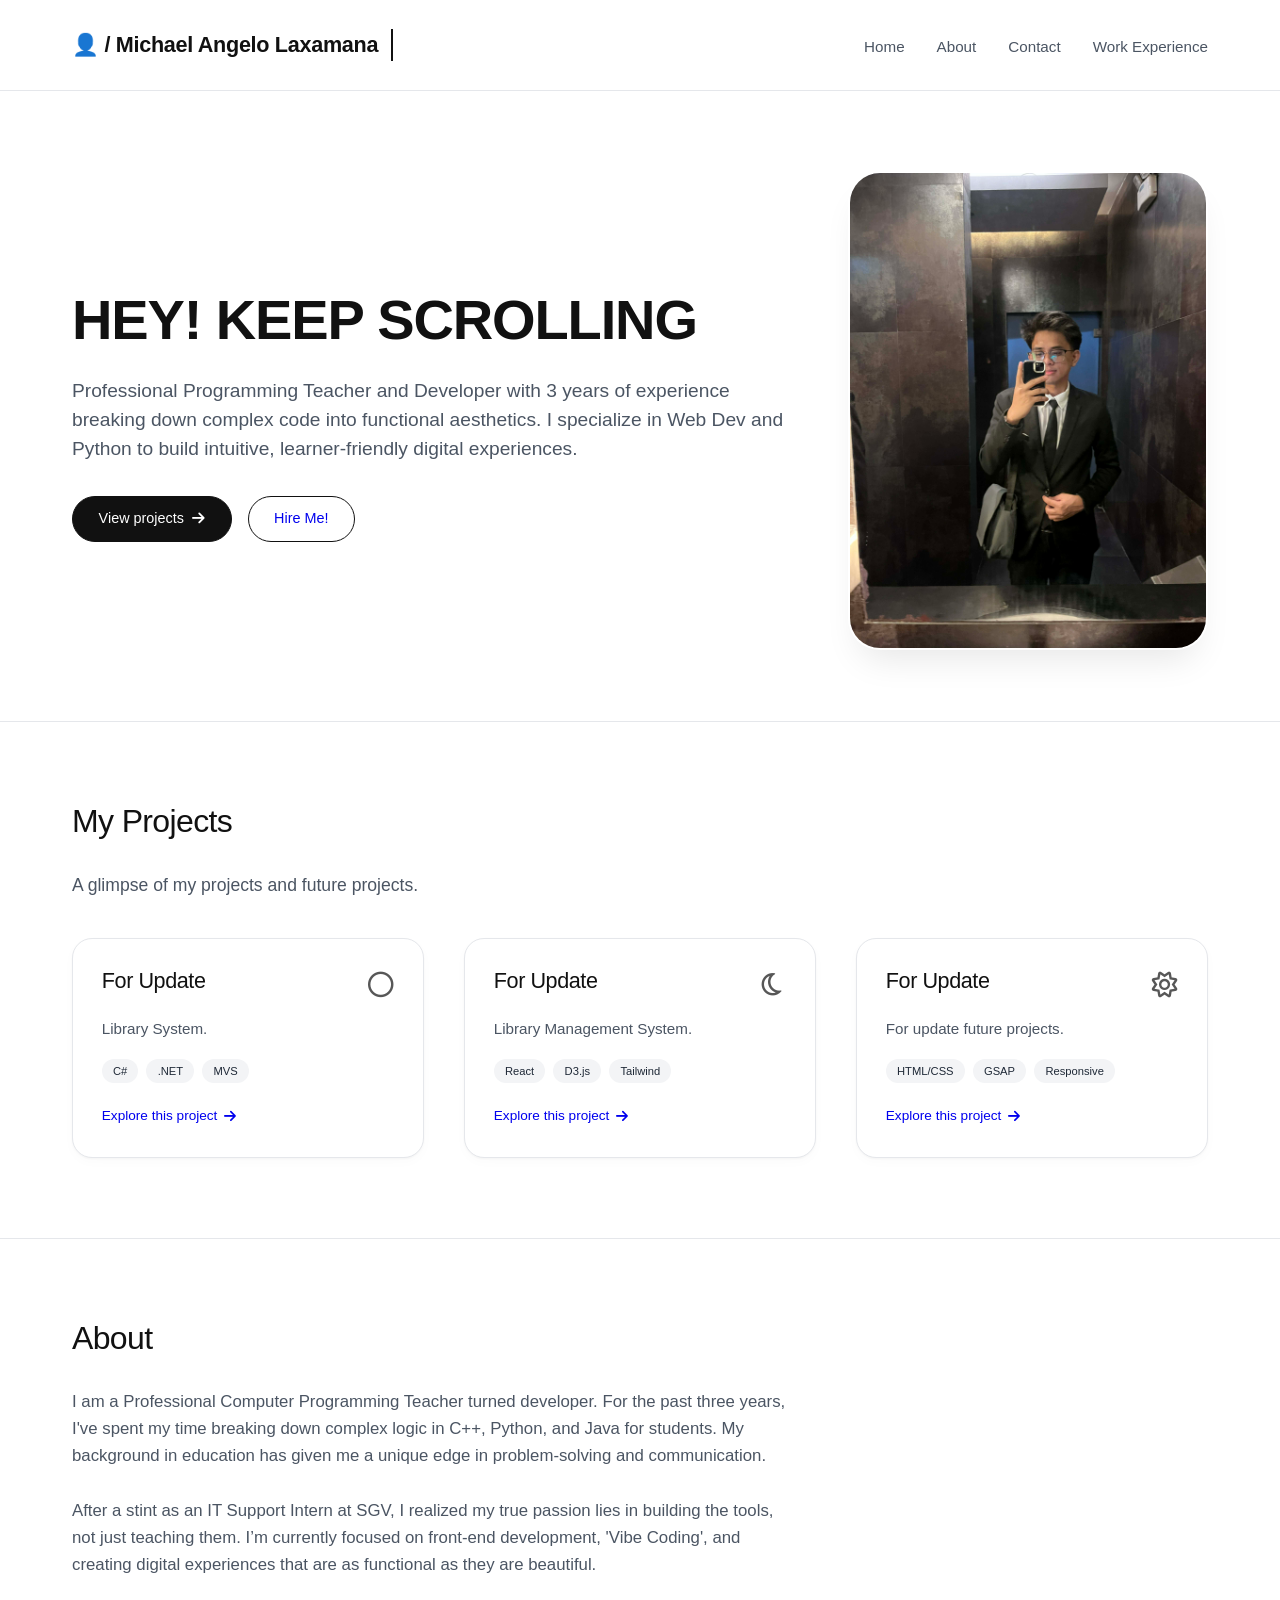
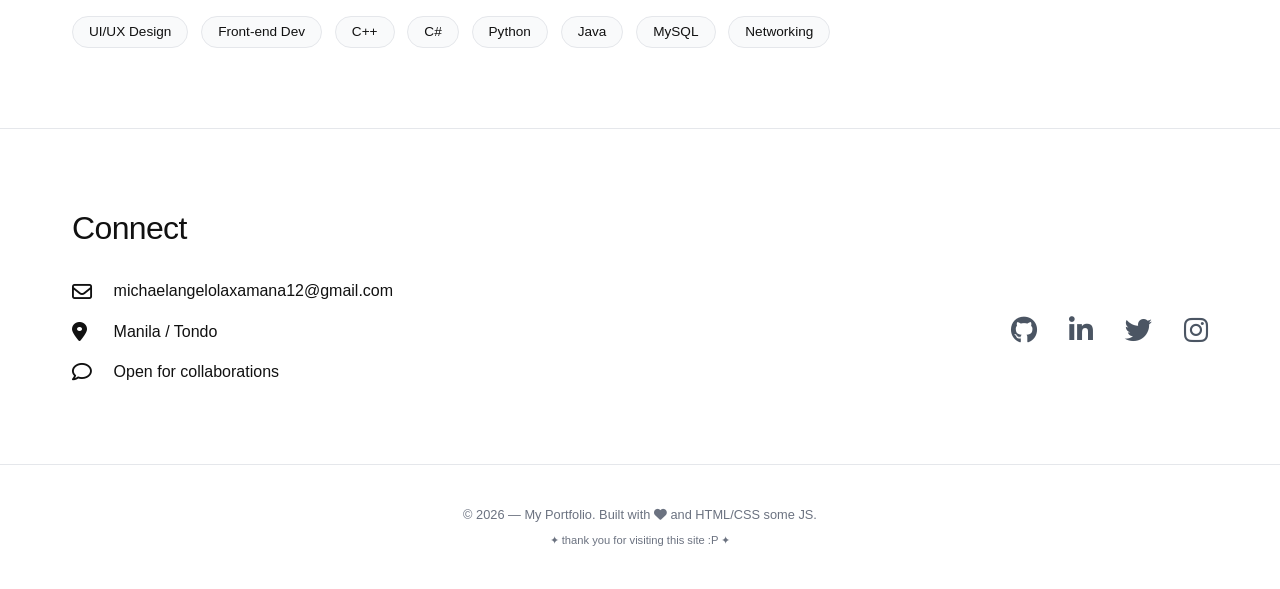
<file: index.html>
<!DOCTYPE html>
<!-- Check if update test 3-->
<!-- Step 1: git pull origin main-->
<!-- Step 2: git add .
             git commit -m "Merge remote changes"-->
<!-- Step 3: git push origin main-->
<html lang="en">
<head>
  <meta charset="UTF-8">
  <meta name="viewport" content="width=device-width, initial-scale=1.0, viewport-fit=cover">
  <title>My Portfolio · Michael Angelo Laxamana </title>
  <!-- Font Awesome 6 (clean icons) -->
  <link rel="stylesheet" href="https://cdnjs.cloudflare.com/ajax/libs/font-awesome/6.0.0-beta3/css/all.min.css">
  <!-- Main CSS -->
  <link rel="stylesheet" href="css/style.css">
</head>
<body>

  <!-- This is for header if keep you want to update  -->
<header>
  <div class="container nav-bar">
    <div class="logo">👤 / Michael Angelo Laxamana</div>
    <div class="nav-links">
      <a href="#">Home</a>
      <a href="#about">About</a>
      <a href="#contact">Contact</a>
      <a href="experience.html">Work Experience</a> <!-- Add this line for Work Experience -->
    </div>
  </div>
</header>
<main>

  <!-- Left is the Info | Image of me on the Right  -->
  <div class="hero">
    <div class="container hero-container">
      <div class="hero-content">
        <h1>HEY!&nbsp;KEEP SCROLLING<br></h1>
        <p>Professional Programming Teacher and Developer with 3 years of experience  breaking down complex code into functional aesthetics. I specialize in Web Dev and Python  to build intuitive, learner-friendly digital experiences.</p>
        <div class="hero-buttons">
          <a href="#work" class="btn btn-primary">View projects <i class="fas fa-arrow-right"></i></a>
          <a href="#contact" class="btn btn-outline">Hire Me!</a>
        </div>
      </div>
      <div class="hero-image">
        <img src="assets/my-photo.jpg" alt="mchlngllxmn">
      </div>
    </div>
  </div>

  <!-- Projects Section -->
  <section id="work">
    <div class="container">
      <h2>My Projects</h2>
      <div class="section-subhead">A glimpse of my projects and future projects.</div>
      <div class="projects-grid">

        <!-- Project 1 -->
        <div class="project-card">
          <div class="project-title">
            <h3>For Update</h3>
            <i class="far fa-circle"></i>
          </div>
          <p class="project-desc">Library System.</p>
          <div class="tech-stack">
            <span class="tech">C#</span>
            <span class="tech">.NET</span>
            <span class="tech">MVS</span>
          </div>
          <a href="#" class="project-link">Explore this project <i class="fas fa-arrow-right"></i></a>
        </div>

        <!-- Project 2 -->
        <div class="project-card">
          <div class="project-title">
            <h3>For Update</h3>
            <i class="far fa-moon"></i>
          </div>
          <p class="project-desc">Library Management System.</p>
          <div class="tech-stack">
            <span class="tech">React</span>
            <span class="tech">D3.js</span>
            <span class="tech">Tailwind</span>
          </div>
          <a href="#" class="project-link">Explore this project <i class="fas fa-arrow-right"></i></a>
        </div>

        <!-- Project 3 -->
        <div class="project-card">
          <div class="project-title">
            <h3>For Update</h3>
            <i class="far fa-sun"></i>
          </div>
          <p class="project-desc">For update future projects.</p>
          <div class="tech-stack">
            <span class="tech">HTML/CSS</span>
            <span class="tech">GSAP</span>
            <span class="tech">Responsive</span>
          </div>
          <a href="#" class="project-link">Explore this project <i class="fas fa-arrow-right"></i></a>
        </div>
      </div>
    </div>
  </section>

  <!-- About Section -->
  <section id="about">
    <div class="container">
      <h2>About</h2>
      <div class="about-wrapper">
        <div class="about-text">
          I am a Professional Computer Programming Teacher turned developer. For the past three years, I've spent my time breaking down complex logic in C++, Python, and Java for students. My background in education has given me a unique edge in problem-solving and communication.
        </div>
        <div class="about-text">
          After a stint as an IT Support Intern at SGV, I realized my true passion lies in building the tools, not just teaching them. I’m currently focused on front-end development, 'Vibe Coding', and creating digital experiences that are as functional as they are beautiful.
        </div>
        <div class="skill-list">
          <span>UI/UX Design</span>
          <span>Front-end Dev</span>
          <span>C++</span>
          <span>C#</span>
          <span>Python</span>
          <span>Java</span>
          <span>MySQL</span>
          <span>Networking</span>
        </div>
      </div>
    </div>
  </section>

  <!-- Contact & Social -->
  <section id="contact">
    <div class="container">
      <h2>Connect</h2>
      <div class="contact-flex">
        <div class="contact-info">
          <div class="contact-item">
            <i class="far fa-envelope"></i>
            <a href="michaelangelolaxamana12@gmail.com">michaelangelolaxamana12@gmail.com</a>
          </div>
          <div class="contact-item">
            <i class="fas fa-map-marker-alt"></i>
            <span>Manila / Tondo</span>
          </div>
          <div class="contact-item">
            <i class="far fa-comment"></i>
            <span>Open for collaborations</span>
          </div>
        </div>
        <div class="social-links">
          <a href="https://github.com/mchlngllxmn" aria-label="GitHub"><i class="fab fa-github"></i></a>
          <a href="https://www.linkedin.com/in/michael-angelo-laxamana-03a969245/" aria-label="LinkedIn"><i class="fab fa-linkedin-in"></i></a>
          <a href="https://x.com/rtmyes" aria-label="Twitter"><i class="fab fa-twitter"></i></a>
          <a href="https://www.instagram.com/mchlngllxmn" aria-label="Instagram"><i class="fab fa-instagram"></i></a>
        </div>
      </div>
    </div>
  </section>
</main>

<footer>
  <div class="container">
    <p>© 2026 — My Portfolio. Built with <i class="fas fa-heart"></i> and HTML/CSS some JS.</p>
    <p class="footer-note">✦ thank you for visiting this site :P ✦</p>
  </div>
</footer>

<script src="js/script.js"></script>
</body>
</html>
</file>
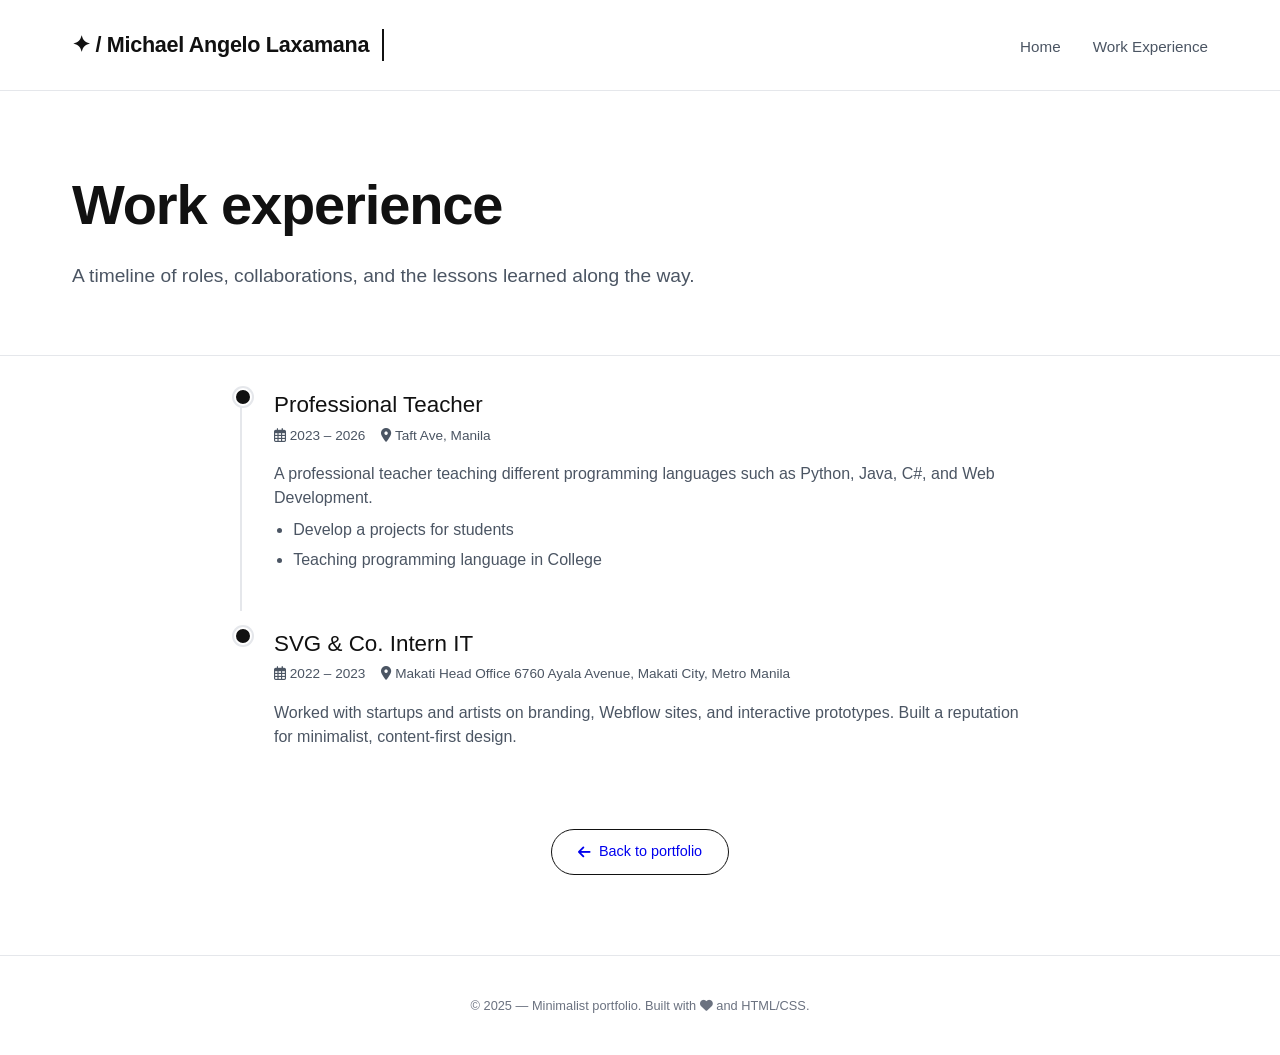
<file: experience.html>
<!DOCTYPE html>
<html lang="en">
<head>
  <meta charset="UTF-8">
  <meta name="viewport" content="width=device-width, initial-scale=1.0">
  <title>Work Experience · Michael Angelo Laxamana</title>
  <!-- Font Awesome -->
  <link rel="stylesheet" href="https://cdnjs.cloudflare.com/ajax/libs/font-awesome/6.0.0-beta3/css/all.min.css">
  <!-- Main CSS (same as portfolio) -->
  <link rel="stylesheet" href="css/style.css">
  <!-- Additional experience-specific styles -->
  <style>
    /* Experience page tweaks – keeps the same minimalist look */
    .timeline {
      max-width: 800px;
      margin: 2rem auto 0;
    }
    .experience-item {
      border-left: 2px solid var(--border-light);
      padding: 0 0 2rem 2rem;
      position: relative;
      margin-bottom: 1rem;
    }
    .experience-item:last-child {
      border-left-color: transparent;
    }
    .experience-item::before {
      content: '';
      position: absolute;
      left: -8px;
      top: 0;
      width: 14px;
      height: 14px;
      background: var(--text-primary);
      border-radius: 50%;
      border: 2px solid white;
      box-shadow: 0 0 0 2px var(--border-light);
    }
    .exp-title {
      font-size: 1.4rem;
      font-weight: 500;
      margin-bottom: 0.25rem;
    }
    .exp-meta {
      font-size: 0.85rem;
      color: var(--text-secondary);
      margin-bottom: 1rem;
      display: flex;
      gap: 1rem;
      flex-wrap: wrap;
    }
    .exp-desc {
      color: var(--text-secondary);
      line-height: 1.5;
    }
    .exp-desc ul {
      margin-top: 0.5rem;
      padding-left: 1.2rem;
    }
    .exp-desc li {
      margin: 0.4rem 0;
    }
    .back-link {
      margin-top: 3rem;
      text-align: center;
    }
    @media (max-width: 780px) {
      .experience-item {
        padding-left: 1.2rem;
      }
    }
  </style>
</head>
<body>

<header>
  <div class="container nav-bar">
    <div class="logo">✦ / Michael Angelo Laxamana</div>
    <div class="nav-links">
      <a href="index.html">Home</a>
      <a href="experience.html">Work Experience</a> <!-- Add this line for Work Experience -->
    </div>
  </div>
</header>

<main>
  <div class="hero" style="padding-bottom: 2rem;">
    <div class="container">
      <div class="hero-content" style="max-width: 800px;">
        <h1>Work experience</h1>
        <p>A timeline of roles, collaborations, and the lessons learned along the way.</p>
      </div>
    </div>
  </div>

  <section style="padding-top: 0;">
    <div class="container">
      <div class="timeline">

        <!-- Experience 1 -->
        <div class="experience-item">
          <div class="exp-title">Professional Teacher</div>
          <div class="exp-meta">
            <span><i class="far fa-calendar-alt"></i> 2023 – 2026</span>
            <span><i class="fas fa-map-marker-alt"></i> Taft Ave, Manila</span>
          </div>
          <div class="exp-desc">
            A professional teacher teaching different programming languages such as Python, Java, C#, and Web Development.

            <ul>
              <li>Develop a projects for students</li>
              <li>Teaching programming language in College</li>
            </ul>
          </div>
        </div>

        <!-- Experience 2 -->
        <div class="experience-item">
          <div class="exp-title">SVG & Co. Intern IT</div>
          <div class="exp-meta">
            <span><i class="far fa-calendar-alt"></i> 2022 – 2023</span>
            <span><i class="fas fa-map-marker-alt"></i> Makati Head Office 6760 Ayala Avenue, Makati City, Metro Manila </span>
          </div>
          <div class="exp-desc">
            Worked with startups and artists on branding, Webflow sites, and interactive prototypes. Built a reputation for minimalist, content‑first design.
          </div>
        </div>

      </div>

      <div class="back-link">
        <a href="index.html" class="btn btn-outline"><i class="fas fa-arrow-left"></i> Back to portfolio</a>
      </div>
    </div>
  </section>
</main>

<footer>
  <div class="container">
    <p>© 2025 — Minimalist portfolio. Built with <i class="fas fa-heart"></i> and HTML/CSS.</p>
  </div>
</footer>

</body>
</html>
</file>
<file: css/style.css>
/* ---------- RESET & GLOBAL ---------- */
* {
  margin: 0;
  padding: 0;
  box-sizing: border-box;
}

/* For the Picture on the right */
.hero {
  padding: 5rem 0 4rem 0;
  border-bottom: 1px solid var(--border-light);
}
.hero-container {
  display: flex;
  align-items: center;
  gap: 4rem;
  flex-wrap: wrap;
  justify-content: space-between;
}
.hero-content {
  flex: 1.2;
  max-width: 600px;
}
.hero-image {
  position: relative;
  display: inline-block;
}
.hero-image img {
   width: 100%;
  max-width: 360px;
  height: auto;
  border-radius: 32px;
  object-fit: cover;
  /* Fading border effect using a gradient mask + subtle outer glow */
  border: 2px solid transparent;
  background-clip: padding-box;
  box-shadow: 0 0 0 0px rgba(0,0,0,0.05), 0 20px 35px -12px rgba(0,0,0,0.1);
  transition: transform 0.25s ease, box-shadow 0.3s ease;
  position: relative;
}

.hero-image img:hover {
  transform: scale(1.02);
}
.hero p {
  font-size: 1.2rem;
  color: var(--text-secondary);
  margin: 1.5rem 0 2rem;
}

/* Responsive: stack on smaller screens */
@media (max-width: 780px) {
  .hero-container {
    flex-direction: column;
    gap: 2.5rem;
    text-align: center;
  }
  .hero-content {
    max-width: 100%;
  }
  .hero-buttons {
    justify-content: center;
  }
  .hero-image img {
    max-width: 280px;
  }
}

:root {
  --bg: #ffffff;
  --surface: #ffffff;
  --text-primary: #111111;
  --text-secondary: #4b5563;
  --border-light: #e5e7eb;
  --accent: #111111;
  --accent-hover: #333333;
  --card-shadow: 0 4px 12px rgba(0, 0, 0, 0.02), 0 1px 2px rgba(0, 0, 0, 0.03);
  --transition: all 0.2s ease;
}

body {
  background-color: var(--bg);
  color: var(--text-primary);
  font-family: 'Inter', -apple-system, BlinkMacSystemFont, 'Segoe UI', Roboto, Helvetica, Arial, sans-serif;
  font-weight: 400;
  line-height: 1.5;
  scroll-behavior: smooth;
  -webkit-font-smoothing: antialiased;
}

.container {
  max-width: 1200px;
  margin: 0 auto;
  padding: 0 2rem;
}

/* sections */
section {
  padding: 5rem 0;
  border-bottom: 1px solid var(--border-light);
}
section:last-of-type {
  border-bottom: none;
}

/* typography */
h1, h2, h3 {
  font-weight: 500;
  letter-spacing: -0.02em;
  line-height: 1.2;
}
h1 {
  font-size: 3.5rem;
  font-weight: 600;
  margin-bottom: 1rem;
}
h2 {
  font-size: 2rem;
  margin-bottom: 2rem;
  font-weight: 500;
}
h3 {
  font-size: 1.35rem;
  margin-bottom: 0.5rem;
  font-weight: 500;
}
.section-subhead {
  font-size: 1.1rem;
  color: var(--text-secondary);
  max-width: 580px;
  margin-bottom: 2.5rem;
}

/* buttons */
.btn {
  display: inline-flex;
  align-items: center;
  gap: 0.5rem;
  background: transparent;
  border: 1px solid var(--text-primary);
  padding: 0.7rem 1.6rem;
  border-radius: 40px;
  font-weight: 500;
  font-size: 0.9rem;
  transition: var(--transition);
  cursor: pointer;
  text-decoration: none;
}
.btn-primary {
  background: var(--text-primary);
  color: white;
  border: 1px solid var(--text-primary);
}
.btn-primary:hover {
  background: var(--accent-hover);
  border-color: var(--accent-hover);
  transform: translateY(-2px);
}
.btn-outline:hover {
  background: var(--text-primary);
  color: white;
  transform: translateY(-2px);
}

/* header */
header {
  padding: 1.8rem 0;
  background: rgba(255, 255, 255, 0.96);
  backdrop-filter: blur(2px);
  border-bottom: 1px solid var(--border-light);
  position: sticky;
  top: 0;
  z-index: 10;
}
.nav-bar {
  display: flex;
  justify-content: space-between;
  align-items: baseline;
  flex-wrap: wrap;
  gap: 1rem;
}
.logo {
  font-weight: 600;
  font-size: 1.35rem;
  letter-spacing: -0.3px;
  border-right: 2px solid var(--text-primary);
  padding-right: 0.8rem;
}
.nav-links {
  display: flex;
  gap: 2rem;
  flex-wrap: wrap;
}
.nav-links a {
  font-size: 0.95rem;
  font-weight: 450;
  color: var(--text-secondary);
  text-decoration: none;
  transition: color 0.2s;
}
.nav-links a:hover {
  color: var(--text-primary);
}

/* hero */
.hero {
  padding: 5rem 0 4rem 0;
  border-bottom: 1px solid var(--border-light);
}
.hero-content {
  max-width: 780px;
}
.hero p {
  font-size: 1.2rem;
  color: var(--text-secondary);
  margin: 1.5rem 0 2rem;
}
.hero-buttons {
  display: flex;
  gap: 1rem;
  flex-wrap: wrap;
}

/* projects grid */
.projects-grid {
  display: grid;
  grid-template-columns: repeat(auto-fill, minmax(320px, 1fr));
  gap: 2.5rem;
  margin-top: 1rem;
}
.project-card {
  background: var(--surface);
  border: 1px solid var(--border-light);
  border-radius: 20px;
  padding: 1.8rem;
  transition: var(--transition);
  box-shadow: var(--card-shadow);
}
.project-card:hover {
  transform: translateY(-6px);
  border-color: #d1d5db;
  box-shadow: 0 20px 30px -12px rgba(0, 0, 0, 0.05);
}
.project-title {
  display: flex;
  align-items: center;
  justify-content: space-between;
  margin-bottom: 1rem;
}
.project-title i {
  font-size: 1.6rem;
  color: var(--text-primary);
  opacity: 0.7;
}
.project-desc {
  color: var(--text-secondary);
  font-size: 0.95rem;
  margin: 0.8rem 0 1.2rem;
  line-height: 1.45;
}
.tech-stack {
  display: flex;
  flex-wrap: wrap;
  gap: 0.5rem;
  margin: 1rem 0 1.3rem;
}
.tech {
  background: #f3f4f6;
  padding: 0.2rem 0.7rem;
  border-radius: 30px;
  font-size: 0.7rem;
  font-weight: 450;
  color: #1f2937;
}
.project-link {
  font-size: 0.85rem;
  font-weight: 500;
  display: inline-flex;
  align-items: center;
  gap: 0.4rem;
  text-decoration: none;
  border-bottom: 1px solid transparent;
}
.project-link:hover {
  border-bottom-color: var(--text-primary);
  gap: 0.6rem;
}

/* about */
.about-wrapper {
  display: flex;
  flex-direction: column;
  gap: 1.8rem;
}
.about-text {
  font-size: 1.05rem;
  color: var(--text-secondary);
  max-width: 720px;
  line-height: 1.6;
}
.skill-list {
  display: flex;
  flex-wrap: wrap;
  gap: 0.8rem;
  margin-top: 0.5rem;
}
.skill-list span {
  background: #f9fafb;
  border: 1px solid var(--border-light);
  padding: 0.3rem 1rem;
  border-radius: 40px;
  font-size: 0.85rem;
  font-weight: 450;
}

/* contact */
.contact-flex {
  display: flex;
  flex-wrap: wrap;
  gap: 3rem;
  justify-content: space-between;
  align-items: center;
}
.contact-info {
  display: flex;
  flex-direction: column;
  gap: 1rem;
}
.contact-item {
  display: flex;
  align-items: center;
  gap: 0.8rem;
  font-size: 1rem;
}
.contact-item i {
  width: 1.8rem;
  font-size: 1.25rem;
  color: var(--text-primary);
}
.contact-item a {
  text-decoration: none;
  color: inherit;
  border-bottom: 1px dotted transparent;
}
.contact-item a:hover {
  border-bottom-color: var(--text-primary);
}
.social-links {
  display: flex;
  gap: 2rem;
}
.social-links a {
  font-size: 1.7rem;
  color: #4b5563;
  transition: color 0.2s;
}
.social-links a:hover {
  color: var(--text-primary);
  transform: translateY(-2px);
}

/* footer */
footer {
  padding: 2.5rem 0;
  text-align: center;
  color: #6b7280;
  font-size: 0.8rem;
  border-top: 1px solid var(--border-light);
}
.footer-note {
  margin-top: 0.5rem;
  font-size: 0.7rem;
}

/* responsive */
@media (max-width: 780px) {
  .container {
    padding: 0 1.5rem;
  }
  h1 {
    font-size: 2.5rem;
  }
  h2 {
    font-size: 1.8rem;
  }
  section {
    padding: 3.5rem 0;
  }
  .hero {
    padding: 3rem 0;
  }
  .projects-grid {
    grid-template-columns: 1fr;
    gap: 1.8rem;
  }
  .contact-flex {
    flex-direction: column;
    align-items: flex-start;
    gap: 2rem;
  }
  .nav-bar {
    flex-direction: column;
    align-items: flex-start;
  }
  .nav-links {
    gap: 1.5rem;
  }
}
@media (max-width: 480px) {
  .hero-buttons {
    flex-direction: column;
    width: 100%;
  }
  .btn {
    justify-content: center;
  }
}
:focus-visible {
  outline: 2px solid #111;
  outline-offset: 2px;
  border-radius: 4px;
}
</file>
